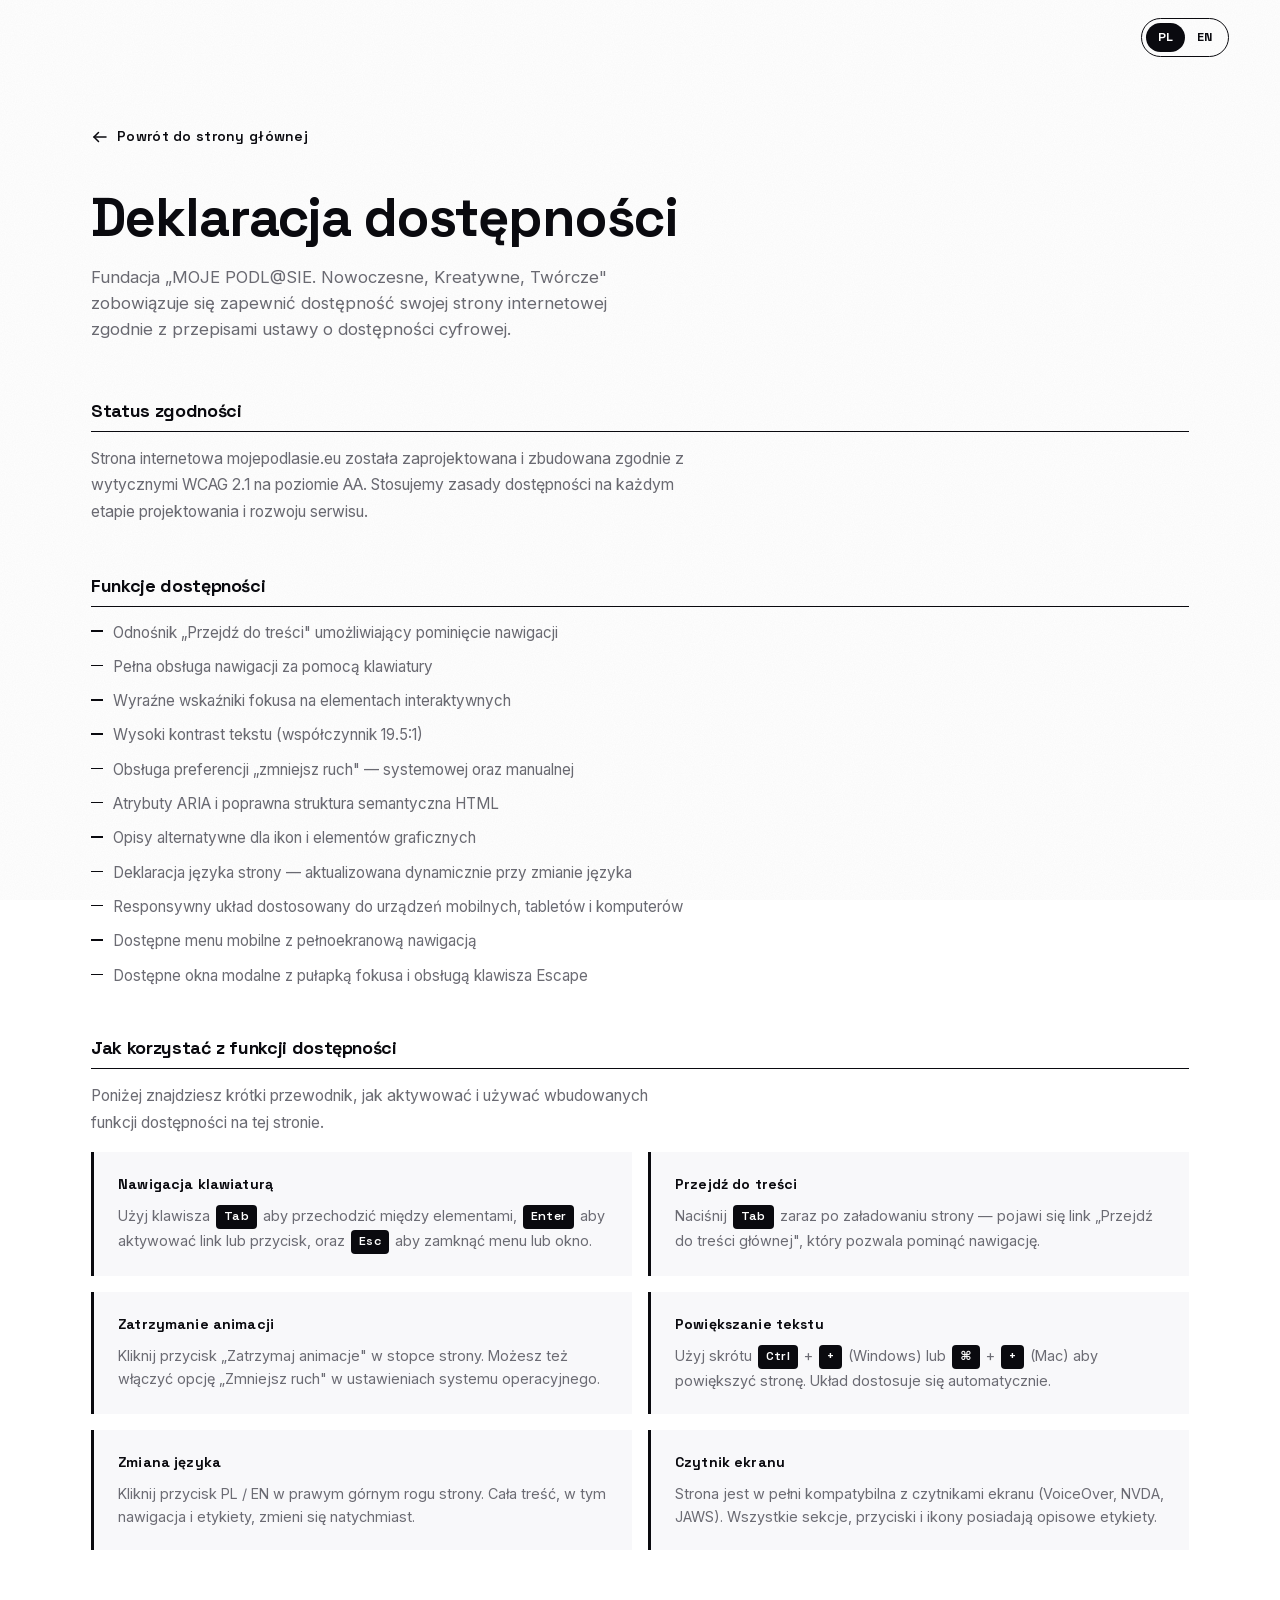
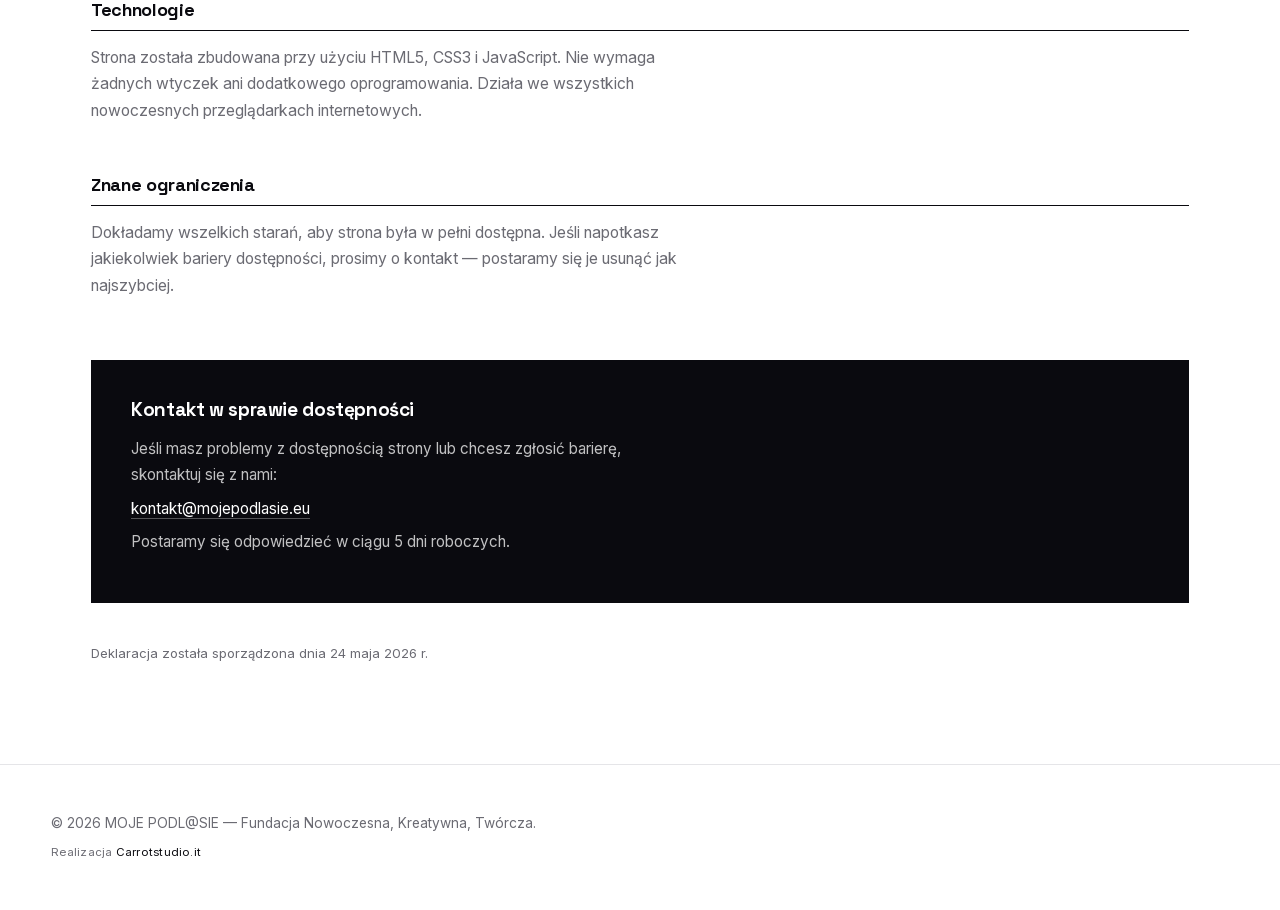
<file: dostepnosc.html>
<!DOCTYPE html>
<html lang="pl">
<head>
  <meta charset="UTF-8">
  <meta name="viewport" content="width=device-width, initial-scale=1.0">
  <meta name="description" content="Deklaracja dostępności — MOJE PODL@SIE">
  <title>Deklaracja dostępności — MOJE PODL@SIE</title>

  <link rel="icon" type="image/svg+xml" href="favicon.svg">
  <meta name="theme-color" content="#FFFFFF">

  <link rel="stylesheet" href="style.css">

  <style>
    .a11y-page {
      max-width: var(--content-max);
      margin: 0 auto;
      padding: clamp(120px, 14vh, 160px) var(--gutter) clamp(60px, 8vw, 100px);
    }
    .a11y-back {
      display: inline-flex;
      align-items: center;
      gap: 8px;
      font-family: var(--display);
      font-weight: 600;
      font-size: 0.88rem;
      letter-spacing: 0.02em;
      margin-bottom: 40px;
      color: var(--ink);
      transition: opacity 0.2s ease;
    }
    .a11y-back:hover { opacity: 0.5; }
    .a11y-back svg { width: 18px; height: 18px; }
    .a11y-title {
      font-family: var(--display);
      font-weight: 700;
      font-size: clamp(2rem, 4.5vw, 3.4rem);
      letter-spacing: -0.02em;
      line-height: 1.1;
      margin-bottom: 16px;
    }
    .a11y-subtitle {
      font-size: 1.05rem;
      color: var(--mute);
      max-width: 56ch;
      margin-bottom: clamp(40px, 5vw, 60px);
    }
    .a11y-section {
      margin-bottom: clamp(36px, 4vw, 52px);
    }
    .a11y-section h2 {
      font-family: var(--display);
      font-weight: 700;
      font-size: clamp(1.1rem, 1.4vw, 1.3rem);
      margin-bottom: 14px;
      padding-bottom: 10px;
      border-bottom: 1.5px solid var(--ink);
    }
    .a11y-section p {
      color: var(--mute);
      font-size: 0.98rem;
      line-height: 1.7;
      margin-bottom: 12px;
      max-width: 60ch;
    }
    .a11y-section ul {
      list-style: none;
      padding: 0;
      margin: 0 0 16px;
    }
    .a11y-section li {
      position: relative;
      padding-left: 22px;
      margin-bottom: 10px;
      color: var(--mute);
      font-size: 0.95rem;
      line-height: 1.6;
    }
    .a11y-section li::before {
      content: '';
      position: absolute;
      left: 0;
      top: 0.65em;
      width: 12px;
      height: 1.5px;
      background: var(--ink);
    }
    .a11y-howto {
      display: grid;
      grid-template-columns: 1fr 1fr;
      gap: 16px;
      margin: 16px 0 0;
    }
    @media (max-width: 680px) {
      .a11y-howto { grid-template-columns: 1fr; }
    }
    .howto-card {
      background: #F8F8FA;
      padding: 22px 24px;
      border-radius: 0;
      border-left: 3px solid var(--ink);
    }
    .howto-card .howto-label {
      font-family: var(--display);
      font-weight: 700;
      font-size: 0.88rem;
      letter-spacing: 0.01em;
      margin-bottom: 8px;
      color: var(--ink);
    }
    .howto-card .howto-desc {
      font-size: 0.9rem;
      color: var(--mute);
      line-height: 1.6;
    }
    .howto-card kbd {
      display: inline-block;
      background: var(--ink);
      color: var(--paper);
      padding: 2px 8px;
      border-radius: 4px;
      font-family: var(--display);
      font-size: 0.78rem;
      font-weight: 600;
      letter-spacing: 0.02em;
      margin: 0 2px;
      vertical-align: 1px;
    }
    .a11y-contact {
      background: var(--ink);
      color: var(--paper);
      padding: clamp(28px, 4vw, 40px);
      margin-top: clamp(40px, 5vw, 60px);
    }
    .a11y-contact h2 {
      font-family: var(--display);
      font-weight: 700;
      font-size: 1.2rem;
      margin-bottom: 16px;
      color: var(--paper);
      border: none;
      padding: 0;
    }
    .a11y-contact p {
      color: rgba(255,255,255,0.75);
      font-size: 0.95rem;
      line-height: 1.7;
      margin-bottom: 8px;
      max-width: 60ch;
    }
    .a11y-contact a {
      color: var(--paper);
      border-bottom: 1px solid rgba(255,255,255,0.3);
      transition: border-color 0.2s ease;
    }
    .a11y-contact a:hover { border-bottom-color: var(--paper); }
    .a11y-lang {
      position: fixed;
      top: 18px;
      right: var(--gutter);
      z-index: 100;
    }
    .a11y-date {
      font-size: 0.82rem;
      color: var(--mute);
      margin-top: 40px;
    }
  </style>
</head>

<body>

<!-- Language toggle -->
<div class="a11y-lang">
  <div class="lang-toggle" role="group" aria-label="Wybór języka">
    <button type="button" id="langPl" aria-pressed="true" aria-label="Polski">PL</button>
    <button type="button" id="langEn" aria-pressed="false" aria-label="English">EN</button>
  </div>
</div>

<main class="a11y-page">

  <a href="index.html" class="a11y-back">
    <svg viewBox="0 0 24 24" fill="none" stroke="currentColor" stroke-width="2" stroke-linecap="round" aria-hidden="true">
      <line x1="20" y1="12" x2="4" y2="12"/>
      <polyline points="10,6 4,12 10,18"/>
    </svg>
    <span data-i18n="back">Powrót do strony głównej</span>
  </a>

  <h1 class="a11y-title" data-i18n="title">Deklaracja dostępności</h1>
  <p class="a11y-subtitle" data-i18n="subtitle">Fundacja „MOJE PODL@SIE. Nowoczesne, Kreatywne, Twórcze" zobowiązuje się zapewnić dostępność swojej strony internetowej zgodnie z przepisami ustawy o dostępności cyfrowej.</p>

  <div class="a11y-section">
    <h2 data-i18n="status.title">Status zgodności</h2>
    <p data-i18n="status.body">Strona internetowa mojepodlasie.eu została zaprojektowana i zbudowana zgodnie z wytycznymi WCAG 2.1 na poziomie AA. Stosujemy zasady dostępności na każdym etapie projektowania i rozwoju serwisu.</p>
  </div>

  <div class="a11y-section">
    <h2 data-i18n="features.title">Funkcje dostępności</h2>
    <ul>
      <li data-i18n="f.skip">Odnośnik „Przejdź do treści" umożliwiający pominięcie nawigacji</li>
      <li data-i18n="f.keyboard">Pełna obsługa nawigacji za pomocą klawiatury</li>
      <li data-i18n="f.focus">Wyraźne wskaźniki fokusa na elementach interaktywnych</li>
      <li data-i18n="f.contrast">Wysoki kontrast tekstu (współczynnik 19.5:1)</li>
      <li data-i18n="f.motion">Obsługa preferencji „zmniejsz ruch" — systemowej oraz manualnej</li>
      <li data-i18n="f.aria">Atrybuty ARIA i poprawna struktura semantyczna HTML</li>
      <li data-i18n="f.icons">Opisy alternatywne dla ikon i elementów graficznych</li>
      <li data-i18n="f.lang">Deklaracja języka strony — aktualizowana dynamicznie przy zmianie języka</li>
      <li data-i18n="f.responsive">Responsywny układ dostosowany do urządzeń mobilnych, tabletów i komputerów</li>
      <li data-i18n="f.mobile">Dostępne menu mobilne z pełnoekranową nawigacją</li>
      <li data-i18n="f.modal">Dostępne okna modalne z pułapką fokusa i obsługą klawisza Escape</li>
    </ul>
  </div>

  <div class="a11y-section">
    <h2 data-i18n="howto.title">Jak korzystać z funkcji dostępności</h2>
    <p data-i18n="howto.intro">Poniżej znajdziesz krótki przewodnik, jak aktywować i używać wbudowanych funkcji dostępności na tej stronie.</p>
    <div class="a11y-howto">
      <div class="howto-card">
        <div class="howto-label" data-i18n="h.keyboard.title">Nawigacja klawiaturą</div>
        <div class="howto-desc" data-i18n="h.keyboard.desc">Użyj klawisza <kbd>Tab</kbd> aby przechodzić między elementami, <kbd>Enter</kbd> aby aktywować link lub przycisk, oraz <kbd>Esc</kbd> aby zamknąć menu lub okno.</div>
      </div>
      <div class="howto-card">
        <div class="howto-label" data-i18n="h.skip.title">Przejdź do treści</div>
        <div class="howto-desc" data-i18n="h.skip.desc">Naciśnij <kbd>Tab</kbd> zaraz po załadowaniu strony — pojawi się link „Przejdź do treści głównej", który pozwala pominąć nawigację.</div>
      </div>
      <div class="howto-card">
        <div class="howto-label" data-i18n="h.motion.title">Zatrzymanie animacji</div>
        <div class="howto-desc" data-i18n="h.motion.desc">Kliknij przycisk „Zatrzymaj animacje" w stopce strony. Możesz też włączyć opcję „Zmniejsz ruch" w ustawieniach systemu operacyjnego.</div>
      </div>
      <div class="howto-card">
        <div class="howto-label" data-i18n="h.zoom.title">Powiększanie tekstu</div>
        <div class="howto-desc" data-i18n="h.zoom.desc">Użyj skrótu <kbd>Ctrl</kbd> + <kbd>+</kbd> (Windows) lub <kbd>⌘</kbd> + <kbd>+</kbd> (Mac) aby powiększyć stronę. Układ dostosuje się automatycznie.</div>
      </div>
      <div class="howto-card">
        <div class="howto-label" data-i18n="h.lang.title">Zmiana języka</div>
        <div class="howto-desc" data-i18n="h.lang.desc">Kliknij przycisk PL / EN w prawym górnym rogu strony. Cała treść, w tym nawigacja i etykiety, zmieni się natychmiast.</div>
      </div>
      <div class="howto-card">
        <div class="howto-label" data-i18n="h.reader.title">Czytnik ekranu</div>
        <div class="howto-desc" data-i18n="h.reader.desc">Strona jest w pełni kompatybilna z czytnikami ekranu (VoiceOver, NVDA, JAWS). Wszystkie sekcje, przyciski i ikony posiadają opisowe etykiety.</div>
      </div>
    </div>
  </div>

  <div class="a11y-section">
    <h2 data-i18n="tech.title">Technologie</h2>
    <p data-i18n="tech.body">Strona została zbudowana przy użyciu HTML5, CSS3 i JavaScript. Nie wymaga żadnych wtyczek ani dodatkowego oprogramowania. Działa we wszystkich nowoczesnych przeglądarkach internetowych.</p>
  </div>

  <div class="a11y-section">
    <h2 data-i18n="limits.title">Znane ograniczenia</h2>
    <p data-i18n="limits.body">Dokładamy wszelkich starań, aby strona była w pełni dostępna. Jeśli napotkasz jakiekolwiek bariery dostępności, prosimy o kontakt — postaramy się je usunąć jak najszybciej.</p>
  </div>

  <div class="a11y-contact">
    <h2 data-i18n="contact.title">Kontakt w sprawie dostępności</h2>
    <p data-i18n="contact.body">Jeśli masz problemy z dostępnością strony lub chcesz zgłosić barierę, skontaktuj się z nami:</p>
    <p><a href="mailto:kontakt@mojepodlasie.eu">kontakt@mojepodlasie.eu</a></p>
    <p data-i18n="contact.response">Postaramy się odpowiedzieć w ciągu 5 dni roboczych.</p>
  </div>

  <p class="a11y-date" data-i18n="date">Deklaracja została sporządzona dnia 24 maja 2026 r.</p>

</main>

<footer role="contentinfo">
  <div class="footer-col footer-col-left">
    <span>© 2026 MOJE PODL@SIE — Fundacja Nowoczesna, Kreatywna, Twórcza.</span>
    <span class="footer-credit">Realizacja <a href="https://carrotstudio.it" target="_blank" rel="noopener noreferrer">Carrotstudio.it</a></span>
  </div>
</footer>

<script>
(function () {
  'use strict';

  const I18N = {
    pl: {
      'back': 'Powrót do strony głównej',
      'title': 'Deklaracja dostępności',
      'subtitle': 'Fundacja „MOJE PODL@SIE. Nowoczesne, Kreatywne, Twórcze" zobowiązuje się zapewnić dostępność swojej strony internetowej zgodnie z przepisami ustawy o dostępności cyfrowej.',
      'status.title': 'Status zgodności',
      'status.body': 'Strona internetowa mojepodlasie.eu została zaprojektowana i zbudowana zgodnie z wytycznymi WCAG 2.1 na poziomie AA. Stosujemy zasady dostępności na każdym etapie projektowania i rozwoju serwisu.',
      'features.title': 'Funkcje dostępności',
      'f.skip': 'Odnośnik „Przejdź do treści" umożliwiający pominięcie nawigacji',
      'f.keyboard': 'Pełna obsługa nawigacji za pomocą klawiatury',
      'f.focus': 'Wyraźne wskaźniki fokusa na elementach interaktywnych',
      'f.contrast': 'Wysoki kontrast tekstu (współczynnik 19.5:1)',
      'f.motion': 'Obsługa preferencji „zmniejsz ruch" — systemowej oraz manualnej',
      'f.aria': 'Atrybuty ARIA i poprawna struktura semantyczna HTML',
      'f.icons': 'Opisy alternatywne dla ikon i elementów graficznych',
      'f.lang': 'Deklaracja języka strony — aktualizowana dynamicznie przy zmianie języka',
      'f.responsive': 'Responsywny układ dostosowany do urządzeń mobilnych, tabletów i komputerów',
      'f.mobile': 'Dostępne menu mobilne z pełnoekranową nawigacją',
      'f.modal': 'Dostępne okna modalne z pułapką fokusa i obsługą klawisza Escape',
      'howto.title': 'Jak korzystać z funkcji dostępności',
      'howto.intro': 'Poniżej znajdziesz krótki przewodnik, jak aktywować i używać wbudowanych funkcji dostępności na tej stronie.',
      'h.keyboard.title': 'Nawigacja klawiaturą',
      'h.keyboard.desc': 'Użyj klawisza <kbd>Tab</kbd> aby przechodzić między elementami, <kbd>Enter</kbd> aby aktywować link lub przycisk, oraz <kbd>Esc</kbd> aby zamknąć menu lub okno.',
      'h.skip.title': 'Przejdź do treści',
      'h.skip.desc': 'Naciśnij <kbd>Tab</kbd> zaraz po załadowaniu strony — pojawi się link „Przejdź do treści głównej", który pozwala pominąć nawigację.',
      'h.motion.title': 'Zatrzymanie animacji',
      'h.motion.desc': 'Kliknij przycisk „Zatrzymaj animacje" w stopce strony. Możesz też włączyć opcję „Zmniejsz ruch" w ustawieniach systemu operacyjnego.',
      'h.zoom.title': 'Powiększanie tekstu',
      'h.zoom.desc': 'Użyj skrótu <kbd>Ctrl</kbd> + <kbd>+</kbd> (Windows) lub <kbd>⌘</kbd> + <kbd>+</kbd> (Mac) aby powiększyć stronę. Układ dostosuje się automatycznie.',
      'h.lang.title': 'Zmiana języka',
      'h.lang.desc': 'Kliknij przycisk PL / EN w prawym górnym rogu strony. Cała treść, w tym nawigacja i etykiety, zmieni się natychmiast.',
      'h.reader.title': 'Czytnik ekranu',
      'h.reader.desc': 'Strona jest w pełni kompatybilna z czytnikami ekranu (VoiceOver, NVDA, JAWS). Wszystkie sekcje, przyciski i ikony posiadają opisowe etykiety.',
      'tech.title': 'Technologie',
      'tech.body': 'Strona została zbudowana przy użyciu HTML5, CSS3 i JavaScript. Nie wymaga żadnych wtyczek ani dodatkowego oprogramowania. Działa we wszystkich nowoczesnych przeglądarkach internetowych.',
      'limits.title': 'Znane ograniczenia',
      'limits.body': 'Dokładamy wszelkich starań, aby strona była w pełni dostępna. Jeśli napotkasz jakiekolwiek bariery dostępności, prosimy o kontakt — postaramy się je usunąć jak najszybciej.',
      'contact.title': 'Kontakt w sprawie dostępności',
      'contact.body': 'Jeśli masz problemy z dostępnością strony lub chcesz zgłosić barierę, skontaktuj się z nami:',
      'contact.response': 'Postaramy się odpowiedzieć w ciągu 5 dni roboczych.',
      'date': 'Deklaracja została sporządzona dnia 24 maja 2026 r.'
    },
    en: {
      'back': 'Back to homepage',
      'title': 'Accessibility Statement',
      'subtitle': 'The Foundation "MOJE PODL@SIE. Modern, Creative, Original" is committed to ensuring the accessibility of its website in accordance with digital accessibility regulations.',
      'status.title': 'Compliance status',
      'status.body': 'The website mojepodlasie.eu has been designed and built following WCAG 2.1 Level AA accessibility guidelines. Accessibility principles are applied at every stage of design and development.',
      'features.title': 'Accessibility features',
      'f.skip': '"Skip to content" link allowing users to bypass navigation',
      'f.keyboard': 'Full keyboard navigation support',
      'f.focus': 'Visible focus indicators on all interactive elements',
      'f.contrast': 'High text contrast ratio (19.5:1)',
      'f.motion': '"Reduce motion" support — both system-level and manual toggle',
      'f.aria': 'ARIA attributes and proper semantic HTML structure',
      'f.icons': 'Descriptive labels for icons and graphic elements',
      'f.lang': 'Page language declaration — dynamically updated on language switch',
      'f.responsive': 'Responsive layout adapted for mobile, tablet and desktop',
      'f.mobile': 'Accessible mobile menu with fullscreen navigation',
      'f.modal': 'Accessible modal dialogs with focus trap and Escape key support',
      'howto.title': 'How to use accessibility features',
      'howto.intro': 'Below you will find a short guide on how to activate and use the built-in accessibility features on this website.',
      'h.keyboard.title': 'Keyboard navigation',
      'h.keyboard.desc': 'Use the <kbd>Tab</kbd> key to move between elements, <kbd>Enter</kbd> to activate a link or button, and <kbd>Esc</kbd> to close a menu or dialog.',
      'h.skip.title': 'Skip to content',
      'h.skip.desc': 'Press <kbd>Tab</kbd> right after the page loads — a "Skip to main content" link will appear, allowing you to bypass the navigation.',
      'h.motion.title': 'Stop animations',
      'h.motion.desc': 'Click the "Reduce motion" button in the website footer. You can also enable "Reduce motion" in your operating system settings.',
      'h.zoom.title': 'Zoom in',
      'h.zoom.desc': 'Use <kbd>Ctrl</kbd> + <kbd>+</kbd> (Windows) or <kbd>⌘</kbd> + <kbd>+</kbd> (Mac) to zoom in. The layout will adapt automatically.',
      'h.lang.title': 'Change language',
      'h.lang.desc': 'Click the PL / EN toggle in the top right corner. All content, including navigation and labels, will update instantly.',
      'h.reader.title': 'Screen reader',
      'h.reader.desc': 'The website is fully compatible with screen readers (VoiceOver, NVDA, JAWS). All sections, buttons and icons have descriptive labels.',
      'tech.title': 'Technologies',
      'tech.body': 'The website is built with HTML5, CSS3 and JavaScript. It does not require any plugins or additional software. It works in all modern web browsers.',
      'limits.title': 'Known limitations',
      'limits.body': 'We strive to make the website fully accessible. If you encounter any accessibility barriers, please contact us — we will do our best to address them as quickly as possible.',
      'contact.title': 'Accessibility contact',
      'contact.body': 'If you experience any accessibility issues or would like to report a barrier, please contact us:',
      'contact.response': 'We will do our best to respond within 5 business days.',
      'date': 'This statement was prepared on 24 May 2026.'
    }
  };

  let lang = 'pl';

  function apply() {
    const dict = I18N[lang];
    document.documentElement.lang = lang;
    document.querySelectorAll('[data-i18n]').forEach(el => {
      const key = el.getAttribute('data-i18n');
      if (!dict[key]) return;
      // howto descriptions need innerHTML for <kbd> tags
      if (el.classList.contains('howto-desc')) {
        el.innerHTML = dict[key];
      } else {
        el.textContent = dict[key];
      }
    });
    document.getElementById('langPl').setAttribute('aria-pressed', lang === 'pl' ? 'true' : 'false');
    document.getElementById('langEn').setAttribute('aria-pressed', lang === 'en' ? 'true' : 'false');
  }

  document.getElementById('langPl').addEventListener('click', () => { lang = 'pl'; apply(); });
  document.getElementById('langEn').addEventListener('click', () => { lang = 'en'; apply(); });
})();
</script>

</body>
</html>
</file>
<file: style.css>
/* ─────────────────────────────────────────────
       SELF-HOSTED FONTS
       ───────────────────────────────────────────── */
    /* Inter — latin-ext (Polish characters) */
    @font-face {
      font-family: 'Inter';
      font-style: normal;
      font-weight: 300 700;
      font-display: swap;
      src: url(fonts/inter-latin-ext.woff2) format('woff2');
      unicode-range: U+0100-02BA, U+02BD-02C5, U+02C7-02CC, U+02CE-02D7, U+02DD-02FF, U+0304, U+0308, U+0329, U+1D00-1DBF, U+1E00-1E9F, U+1EF2-1EFF, U+2020, U+20A0-20AB, U+20AD-20C0, U+2113, U+2C60-2C7F, U+A720-A7FF;
    }
    /* Inter — latin */
    @font-face {
      font-family: 'Inter';
      font-style: normal;
      font-weight: 300 700;
      font-display: swap;
      src: url(fonts/inter-latin.woff2) format('woff2');
      unicode-range: U+0000-00FF, U+0131, U+0152-0153, U+02BB-02BC, U+02C6, U+02DA, U+02DC, U+0304, U+0308, U+0329, U+2000-206F, U+20AC, U+2122, U+2191, U+2193, U+2212, U+2215, U+FEFF, U+FFFD;
    }
    /* Space Grotesk — latin-ext */
    @font-face {
      font-family: 'Space Grotesk';
      font-style: normal;
      font-weight: 500 700;
      font-display: swap;
      src: url(fonts/spacegrotesk-latin-ext.woff2) format('woff2');
      unicode-range: U+0100-02BA, U+02BD-02C5, U+02C7-02CC, U+02CE-02D7, U+02DD-02FF, U+0304, U+0308, U+0329, U+1D00-1DBF, U+1E00-1E9F, U+1EF2-1EFF, U+2020, U+20A0-20AB, U+20AD-20C0, U+2113, U+2C60-2C7F, U+A720-A7FF;
    }
    /* Space Grotesk — latin */
    @font-face {
      font-family: 'Space Grotesk';
      font-style: normal;
      font-weight: 500 700;
      font-display: swap;
      src: url(fonts/spacegrotesk-latin.woff2) format('woff2');
      unicode-range: U+0000-00FF, U+0131, U+0152-0153, U+02BB-02BC, U+02C6, U+02DA, U+02DC, U+0304, U+0308, U+0329, U+2000-206F, U+20AC, U+2122, U+2191, U+2193, U+2212, U+2215, U+FEFF, U+FFFD;
    }

    /* ─────────────────────────────────────────────
       RESET & TOKENS
       ───────────────────────────────────────────── */
    *, *::before, *::after { box-sizing: border-box; margin: 0; padding: 0; }

    :root {
      --ink: #0A0A0F;
      --paper: #FFFFFF;
      --mute: #6B6B73;
      --hair: #E5E5E8;
      --accent: #2563EB;
      --stroke: 2.2px;
      --content-max: 1200px;
      --gutter: clamp(20px, 4vw, 56px);
      --display: 'Space Grotesk', 'Inter', system-ui, sans-serif;
      --body: 'Inter', system-ui, -apple-system, sans-serif;
    }

    html { scroll-behavior: smooth; -webkit-text-size-adjust: 100%; }
    @media (prefers-reduced-motion: reduce) {
      html { scroll-behavior: auto; }
    }

    /* ── Animazioni disattivate (classe JS su <html> o OS preference) ── */
    html.reduce-motion *,
    html.reduce-motion *::before,
    html.reduce-motion *::after {
      animation-duration:        0.001ms !important;
      animation-iteration-count: 1       !important;
      transition-duration:       0.001ms !important;
    }
    html.reduce-motion { scroll-behavior: auto !important; }

    body {
      font-family: var(--body);
      color: var(--ink);
      background: var(--paper);
      line-height: 1.55;
      font-weight: 400;
      font-size: clamp(16px, 1.05vw, 18px);
      overflow-x: hidden;
      position: relative;
    }

    /* Subtle paper grain */
    body::before {
      content: '';
      position: fixed;
      inset: 0;
      pointer-events: none;
      z-index: 1;
      opacity: 0.045;
      mix-blend-mode: multiply;
      background-image: url("data:image/svg+xml;utf8,<svg xmlns='http://www.w3.org/2000/svg' width='240' height='240'><filter id='n'><feTurbulence type='fractalNoise' baseFrequency='0.9' numOctaves='2' stitchTiles='stitch'/><feColorMatrix values='0 0 0 0 0  0 0 0 0 0  0 0 0 0 0  0 0 0 0.6 0'/></filter><rect width='100%' height='100%' filter='url(%23n)'/></svg>");
    }

    img, svg { display: block; max-width: 100%; }

    /* ─────────────────────────────────────────────
       TYPOGRAPHY
       ───────────────────────────────────────────── */
    h1, h2, h3 { font-family: var(--display); font-weight: 700; letter-spacing: -0.02em; line-height: 1.05; }
    h1 { font-size: clamp(2.4rem, 6.5vw, 5.6rem); }
    h2 { font-size: clamp(1.8rem, 4vw, 3.4rem); }
    h3 { font-size: clamp(1.1rem, 1.4vw, 1.4rem); letter-spacing: -0.01em; }
    p  { max-width: 60ch; }

    a { color: inherit; text-decoration: none; }
    a:focus-visible, button:focus-visible, [tabindex]:not([tabindex="-1"]):focus-visible {
      outline: 2px solid var(--accent);
      outline-offset: 4px;
      border-radius: 2px;
    }

    /* ─────────────────────────────────────────────
       SKIP LINK
       ───────────────────────────────────────────── */
    .skip-link {
      position: fixed;
      top: -100px;
      left: 16px;
      background: var(--ink);
      color: var(--paper);
      padding: 12px 18px;
      z-index: 10000;
      font-weight: 600;
      transition: top 0.2s ease;
    }
    .skip-link:focus-visible { top: 16px; }

    /* ─────────────────────────────────────────────
       HEADER / NAV
       ───────────────────────────────────────────── */
    .site-header {
      position: fixed;
      top: 0; left: 0; right: 0;
      z-index: 100;
      padding: 18px var(--gutter);
      display: flex;
      align-items: center;
      justify-content: space-between;
      backdrop-filter: blur(8px);
      -webkit-backdrop-filter: blur(8px);
      background: rgba(255,255,255,0.72);
      border-bottom: 1px solid transparent;
      transition: border-color 0.3s ease, background 0.3s ease;
    }
    .site-header.scrolled { border-bottom-color: var(--hair); }
    .site-header.menu-open { z-index: 300; }

    .brand {
      font-family: var(--display);
      font-weight: 700;
      font-size: 0.95rem;
      letter-spacing: 0.04em;
      display: flex;
      align-items: center;
      gap: 10px;
    }
    .brand-mark {
      width: 26px; height: 26px;
      flex: none;
    }
    .brand-mark circle { fill: var(--ink); stroke: var(--ink); stroke-miterlimit: 10; }
    .brand-mark line { stroke: var(--ink); stroke-width: 14; stroke-miterlimit: 10; fill: none; }

    .nav-wrap { display: flex; align-items: center; gap: 28px; }
    .primary-nav {
      display: flex;
      gap: 26px;
      list-style: none;
      font-size: 0.92rem;
      font-weight: 500;
    }
    .primary-nav a {
      position: relative;
      padding: 4px 0;
      transition: color 0.2s ease;
    }
    .primary-nav a::after {
      content: '';
      position: absolute;
      left: 0; bottom: -2px;
      width: 0; height: 1.5px;
      background: var(--ink);
      transition: width 0.25s ease;
    }
    .primary-nav a:hover::after,
    .primary-nav a:focus-visible::after { width: 100%; }

    .lang-toggle {
      display: inline-flex;
      align-items: center;
      gap: 0;
      border: 1px solid var(--ink);
      border-radius: 999px;
      padding: 4px;
      font-family: var(--display);
      font-size: 0.78rem;
      font-weight: 700;
      letter-spacing: 0.05em;
    }
    .lang-toggle button {
      background: transparent;
      border: 0;
      cursor: pointer;
      padding: 5px 12px;
      border-radius: 999px;
      color: var(--ink);
      font: inherit;
      transition: background 0.2s ease, color 0.2s ease;
    }
    .lang-toggle button[aria-pressed="true"] {
      background: var(--ink);
      color: var(--paper);
    }

    /* ── Hamburger button (mobile only) ── */
    .burger {
      display: none;
      flex-direction: column;
      justify-content: center;
      gap: 5px;
      width: 36px;
      height: 36px;
      padding: 6px;
      background: transparent;
      border: 1.5px solid var(--ink);
      border-radius: 50%;
      cursor: pointer;
      flex: none;
      z-index: 201;
      transition: background 0.2s ease;
    }
    .burger:hover { background: var(--ink); }
    .burger:hover .burger-line { background: var(--paper); }
    .burger-line {
      display: block;
      width: 100%;
      height: 1.5px;
      background: var(--ink);
      border-radius: 1px;
      transition: transform 0.3s ease, opacity 0.3s ease;
    }
    /* X state */
    .burger[aria-expanded="true"] { background: var(--ink); }
    .burger[aria-expanded="true"] .burger-line { background: var(--paper); }
    .burger[aria-expanded="true"] .burger-line:nth-child(1) { transform: translateY(6.5px) rotate(45deg); }
    .burger[aria-expanded="true"] .burger-line:nth-child(2) { opacity: 0; }
    .burger[aria-expanded="true"] .burger-line:nth-child(3) { transform: translateY(-6.5px) rotate(-45deg); }

    /* ── Mobile nav overlay ── */
    .mobile-nav {
      position: fixed;
      inset: 0;
      z-index: 200;
      background: var(--paper);
      display: flex;
      flex-direction: column;
      align-items: center;
      justify-content: center;
      gap: 0;
      opacity: 0;
      pointer-events: none;
      transition: opacity 0.3s ease;
    }
    .mobile-nav.open { opacity: 1; pointer-events: auto; }
    .mobile-nav ul {
      list-style: none;
      text-align: center;
      padding: 0;
      margin: 0;
    }
    .mobile-nav li {
      opacity: 0;
      transform: translateY(16px);
    }
    .mobile-nav.open li {
      opacity: 1;
      transform: translateY(0);
      transition: opacity 0.35s ease, transform 0.35s ease;
    }
    .mobile-nav.open li:nth-child(1) { transition-delay: 0.05s; }
    .mobile-nav.open li:nth-child(2) { transition-delay: 0.1s; }
    .mobile-nav.open li:nth-child(3) { transition-delay: 0.15s; }
    .mobile-nav.open li:nth-child(4) { transition-delay: 0.2s; }
    .mobile-nav.open li:nth-child(5) { transition-delay: 0.25s; }
    .mobile-nav a {
      display: block;
      font-family: var(--display);
      font-weight: 700;
      font-size: clamp(1.6rem, 5vw, 2.2rem);
      letter-spacing: -0.02em;
      padding: 14px 0;
      color: var(--ink);
      transition: opacity 0.2s ease;
    }
    .mobile-nav a:hover { opacity: 0.5; }
    .mobile-nav .mobile-lang {
      margin-top: 32px;
      opacity: 0;
      transform: translateY(16px);
    }
    .mobile-nav.open .mobile-lang {
      opacity: 1;
      transform: translateY(0);
      transition: opacity 0.35s ease 0.3s, transform 0.35s ease 0.3s;
    }

    @media (max-width: 760px) {
      .primary-nav { display: none; }
      .burger { display: flex; }
    }

    @media (prefers-reduced-motion: reduce) {
      .mobile-nav { transition: none; }
      .mobile-nav li { transition: none; opacity: 1; transform: none; }
      .mobile-nav .mobile-lang { transition: none; opacity: 1; transform: none; }
      .burger-line { transition: none; }
    }

    /* ─────────────────────────────────────────────
       LAYOUT PRIMITIVES
       ───────────────────────────────────────────── */
    section {
      position: relative;
      padding: clamp(40px, 6vw, 80px) max(var(--gutter), calc((100% - var(--content-max)) / 2));
    }
    section.full {
      padding-left: 0;
      padding-right: 0;
    }
    .inner {
      max-width: var(--content-max);
      margin: 0 auto;
      padding: 0 var(--gutter);
    }

    .eyebrow {
      font-family: var(--display);
      font-weight: 700;
      font-size: 0.78rem;
      letter-spacing: 0.18em;
      text-transform: uppercase;
      color: var(--mute);
      margin-bottom: 24px;
      display: inline-flex;
      align-items: center;
      gap: 12px;
    }
    .eyebrow::before {
      content: '';
      width: 32px;
      height: 1.5px;
      background: var(--ink);
    }

    /* ─────────────────────────────────────────────
       LINE ART (static — no scroll-driven drawing)
       ───────────────────────────────────────────── */
    .line-art path,
    .line-art line,
    .line-art circle,
    .line-art polyline {
      fill: none;
      stroke: var(--ink);
      stroke-width: var(--stroke);
      stroke-linecap: round;
      stroke-linejoin: round;
    }

    /* ─────────────────────────────────────────────
       LOADER (intro)
       ───────────────────────────────────────────── */
    #loader {
      position: fixed;
      inset: 0;
      background: var(--paper);
      z-index: 9999;
      display: flex;
      align-items: center;
      justify-content: center;
      transition: opacity 0.7s ease;
    }
    #loader.done { opacity: 0; pointer-events: none; }

    .network-svg-wrapper {
      width: 100%;
      max-width: 720px;
      margin: 0 auto;
      background: transparent;
    }
    .network-svg {
      width: 100%;
      height: auto;
      display: block;
      overflow: visible;
    }
    .network-svg line {
      stroke: var(--ink) !important;
      fill: none !important;
      stroke-linecap: round;
      stroke-linejoin: round;
    }
    .network-svg circle {
      fill: var(--ink) !important;
      stroke: var(--ink) !important;
      transform-box: fill-box;
      transform-origin: center;
    }
    .network-svg.is-ready line { opacity: 1; }
    .network-svg.is-ready circle { opacity: 1; }

    @media (prefers-reduced-motion: reduce) {
      .network-svg line { stroke-dashoffset: 0 !important; opacity: 1 !important; }
      .network-svg circle { opacity: 1 !important; transform: scale(1) !important; }
    }

    /* ─────────────────────────────────────────────
       HERO
       ───────────────────────────────────────────── */
    .hero {
      position: relative;
      min-height: 100vh;
      display: grid;
      grid-template-columns: 1fr;
      align-items: center;
      padding-top: clamp(100px, 14vh, 140px);
      padding-bottom: clamp(30px, 4vw, 50px);
      overflow: hidden;
    }

    /* ── Hero content (text layer) ── */
    .hero-content {
      position: relative;
      z-index: 2;
      max-width: 820px;
      margin: 0 auto;
      padding: 0 var(--gutter);
      text-align: center;
    }

    .hero h1 .typed-cursor {
      display: inline-block;
      width: 0.06em;
      height: 0.95em;
      vertical-align: -0.1em;
      background: var(--ink);
      margin-left: 0.06em;
      animation: blink 0.9s steps(2, end) infinite;
    }
    @keyframes blink { 50% { opacity: 0; } }
    @media (prefers-reduced-motion: reduce) {
      .hero h1 .typed-cursor { animation: none; }
    }

    .hero-sub {
      margin-top: 28px;
      font-size: 1.05rem;
      color: var(--mute);
      max-width: 56ch;
      margin-left: auto;
      margin-right: auto;
    }

    .cta {
      display: inline-flex;
      align-items: center;
      gap: 14px;
      margin-top: 40px;
      padding: 16px 28px;
      border: 1.5px solid var(--ink);
      background: var(--paper);
      color: var(--ink);
      font-family: var(--display);
      font-weight: 700;
      font-size: 0.95rem;
      letter-spacing: 0.02em;
      cursor: pointer;
      border-radius: 999px;
      transition: transform 0.25s ease, background 0.25s ease, color 0.25s ease;
      will-change: transform;
    }
    .cta:hover { background: var(--ink); color: var(--paper); }
    .cta:hover .cta-arrow { transform: translateX(4px); }
    .cta-arrow {
      transition: transform 0.25s ease;
      width: 18px; height: 18px;
    }

    /* ── SVG fullscreen background layer ── */
    .svg-draw-container {
      position: absolute;
      inset: 0;
      z-index: 1;
      display: flex;
      align-items: center;
      justify-content: center;
      pointer-events: none;
      overflow: hidden;
    }
    .svg-draw {
      width: 100%;
      height: auto;
      min-height: 100%;
      display: block;
      overflow: visible;
    }
    .svg-draw-line {
      fill: none !important;
      stroke: var(--ink) !important;
      stroke-width: 14 !important;
      stroke-linecap: round;
      stroke-linejoin: round;
    }
    /* Hero SVG is a subtle background — low opacity */
    .hero .svg-draw-container .svg-draw-line {
      opacity: 0.12;
    }
    @media (prefers-reduced-motion: reduce) {
      .svg-draw-line {
        stroke-dasharray: none !important;
        stroke-dashoffset: 0 !important;
        transition: none !important;
      }
    }

    /* ── Hero decorative flowing curves ── */
    .hero-curves {
      position: absolute;
      inset: 0;
      z-index: 1;
      pointer-events: none;
      overflow: hidden;
    }
    .hero-curves svg {
      position: absolute;
      inset: 0;
      width: 100%;
      height: 100%;
    }
    .hero-curves path {
      fill: none;
      stroke: var(--ink);
      stroke-linecap: round;
      stroke-linejoin: round;
      opacity: 0.09;
    }

    /* ─────────────────────────────────────────────
       MANIFESTO
       ───────────────────────────────────────────── */
    .manifesto {
      text-align: center;
      padding-top: 0;
      padding-bottom: clamp(30px, 5vw, 70px);
    }
    .manifesto-intro {
      font-family: var(--body);
      font-weight: 400;
      font-size: clamp(1.05rem, 1.6vw, 1.35rem);
      line-height: 1.65;
      max-width: 44ch;
      margin: 0 auto clamp(28px, 4vw, 48px);
      color: var(--mute);
      opacity: 0;
      transform: translateY(28px);
      transition: opacity 0.9s cubic-bezier(.25,.46,.45,.94),
                  transform 0.9s cubic-bezier(.25,.46,.45,.94);
    }
    .manifesto-intro.in-view { opacity: 1; transform: translateY(0); }

    .manifesto-line {
      font-family: var(--display);
      font-weight: 700;
      font-size: clamp(2rem, 5.5vw, 4.6rem);
      letter-spacing: -0.025em;
      line-height: 1.05;
      max-width: 18ch;
      margin: 0 auto;
      position: relative;
      clip-path: inset(0 100% 0 0);
      transition: clip-path 1.1s cubic-bezier(.77,0,.175,1);
    }
    .manifesto-line.in-view { clip-path: inset(0 0% 0 0); }

    /* Large manifesto illustration — sits behind text if overlap */
    .manifesto-drawing {
      position: relative;
      z-index: 0;
      width: 100%;
      max-width: 1100px;
      margin: -30px auto 0;
      opacity: 0;
      transition: opacity 0.6s ease;
    }
    .manifesto-drawing.in-view { opacity: 1; }
    .manifesto .eyebrow,
    .manifesto-intro,
    .manifesto-line { position: relative; z-index: 1; }

    .manifesto-svg {
      width: 100%;
      height: auto;
      display: block;
      overflow: visible;
    }
    .manifesto-draw-path {
      fill: none;
      stroke: var(--ink);
      stroke-width: 14;
      stroke-linecap: round;
      stroke-linejoin: round;
    }
    @media (prefers-reduced-motion: reduce) {
      .manifesto-draw-path {
        stroke-dasharray: none !important;
        stroke-dashoffset: 0 !important;
        transition: none !important;
      }
    }

    /* Manifesto content block (who we are + what we do) */
    .manifesto-content {
      display: grid;
      grid-template-columns: 1fr 1fr;
      gap: clamp(40px, 6vw, 80px);
      max-width: var(--content-max);
      margin: clamp(-10px, -2vw, 0px) auto 0;
      padding: 0 var(--gutter);
      text-align: left;
    }
    @media (max-width: 880px) {
      .manifesto-content { grid-template-columns: 1fr; gap: 48px; }
    }

    .manifesto-about,
    .manifesto-work {
      opacity: 0;
      transform: translateY(32px);
      transition: opacity 0.8s cubic-bezier(.25,.46,.45,.94),
                  transform 0.8s cubic-bezier(.25,.46,.45,.94);
    }
    .manifesto-about.in-view,
    .manifesto-work.in-view { opacity: 1; transform: translateY(0); }

    .manifesto-about p {
      color: var(--mute);
      line-height: 1.7;
      max-width: 52ch;
    }
    .manifesto-about p strong {
      color: var(--ink);
      font-weight: 600;
    }

    .manifesto-work-label {
      font-family: var(--display);
      font-weight: 700;
      font-size: 0.78rem;
      letter-spacing: 0.18em;
      text-transform: uppercase;
      color: var(--mute);
      margin-bottom: 24px;
      display: inline-flex;
      align-items: center;
      gap: 12px;
    }
    .manifesto-work-label::before {
      content: '';
      display: inline-block;
      width: 32px;
      height: 1.5px;
      background: var(--ink);
      flex-shrink: 0;
    }

    .manifesto-bold-statement {
      font-family: var(--display);
      font-weight: 700;
      font-size: clamp(1.5rem, 3vw, 2.4rem);
      letter-spacing: -0.02em;
      line-height: 1.1;
      margin-bottom: 24px;
      clip-path: inset(0 100% 0 0);
      transition: clip-path 0.9s cubic-bezier(.77,0,.175,1);
    }
    .manifesto-bold-statement.in-view {
      clip-path: inset(0 0% 0 0);
    }

    .manifesto-through {
      color: var(--mute);
      font-size: 0.95rem;
      margin-bottom: 16px;
    }

    .manifesto-bullets {
      list-style: none;
      padding: 0;
    }
    .manifesto-bullets li {
      position: relative;
      padding-left: 24px;
      margin-bottom: 14px;
      font-weight: 500;
      color: var(--ink);
      opacity: 0;
      transform: translateX(-16px);
      transition: opacity 0.5s ease, transform 0.5s ease;
    }
    .manifesto-bullets li.in-view { opacity: 1; transform: translateX(0); }
    .manifesto-bullets li::before {
      content: '';
      position: absolute;
      left: 0;
      top: 0.65em;
      width: 12px;
      height: 2.2px;
      background: var(--ink);
    }

    /* reduced-motion: skip all manifesto entrance effects */
    @media (prefers-reduced-motion: reduce) {
      .manifesto-about,
      .manifesto-work,
      .manifesto-bold-statement,
      .manifesto-bullets li,
      .manifesto-intro,
      .manifesto-line {
        opacity: 1 !important;
        transform: none !important;
        clip-path: none !important;
        transition: none !important;
      }
    }

    /* ─────────────────────────────────────────────
       ABOUT
       ───────────────────────────────────────────── */
    /* About intro: "who we are" block */
    .about-intro {
      display: grid;
      grid-template-columns: 1fr 1fr;
      gap: clamp(32px, 5vw, 72px);
      margin-top: 40px;
      margin-bottom: clamp(24px, 3.5vw, 40px);
      align-items: start;
    }
    @media (max-width: 880px) {
      .about-intro { grid-template-columns: 1fr; gap: 32px; }
    }
    .about-intro-text {
      color: var(--mute);
      line-height: 1.7;
      font-size: clamp(1rem, 1.2vw, 1.15rem);
      max-width: 50ch;
      opacity: 0;
      transform: translateY(24px);
      transition: opacity 0.8s ease, transform 0.8s ease;
    }
    .about-intro-text.in-view { opacity: 1; transform: translateY(0); }

    .about-bold-wrap {
      opacity: 0;
      transform: translateY(24px);
      transition: opacity 0.8s ease 0.2s, transform 0.8s ease 0.2s;
    }
    .about-bold-wrap.in-view { opacity: 1; transform: translateY(0); }

    .about-bold {
      font-family: var(--display);
      font-weight: 700;
      font-size: clamp(1.4rem, 2.6vw, 2.2rem);
      letter-spacing: -0.02em;
      line-height: 1.15;
      clip-path: inset(0 100% 0 0);
      transition: clip-path 1s cubic-bezier(.77,0,.175,1) 0.5s;
    }
    .about-bold-wrap.in-view .about-bold {
      clip-path: inset(0 0% 0 0);
    }

    /* Why-it-matters bullets */
    .about-why-list {
      list-style: none;
      padding: 0;
      margin-top: 10px;
    }
    .about-why-list li {
      position: relative;
      padding-left: 20px;
      margin-bottom: 8px;
      color: var(--mute);
      font-size: 0.93rem;
      line-height: 1.55;
    }
    .about-why-list li::before {
      content: '';
      position: absolute;
      left: 0;
      top: 0.65em;
      width: 10px;
      height: 1.5px;
      background: var(--ink);
    }

    @media (prefers-reduced-motion: reduce) {
      .about-intro-text,
      .about-bold-wrap,
      .about-bold {
        opacity: 1 !important;
        transform: none !important;
        clip-path: none !important;
        transition: none !important;
      }
    }

    .about-grid {
      display: grid;
      grid-template-columns: repeat(3, 1fr);
      column-gap: clamp(24px, 4vw, 56px);
      row-gap: clamp(24px, 3vw, 40px);
      margin-top: 0;
    }
    @media (max-width: 880px) {
      .about-grid {
        grid-template-columns: 1fr;
      }
      /* Mobile: 3 cards first (Misja, Wizja, Dlaczego), then 2 stats below.
         The illustration is hidden — too dense on small screens. */
      .about-grid > article:nth-of-type(1) { order: 1; }
      .about-grid > article:nth-of-type(2) { order: 2; }
      .about-grid > article:nth-of-type(3) { order: 3; }
      .about-grid .card-stat:nth-child(1)  { order: 4; }
      .about-grid .card-stat:nth-child(2)  { order: 5; }
      .about-grid .about-drawing            { display: none; }

      /* Icon moves to the right of the heading on mobile;
         body text (paragraph or list) spans full width below. */
      .about-card {
        display: grid;
        grid-template-columns: 1fr auto;
        grid-template-areas:
          "title icon"
          "body  body";
        column-gap: 18px;
        align-items: center;
      }
      .about-card .about-icon {
        grid-area: icon;
        margin-bottom: 0;
        width: 44px;
        height: 44px;
        flex-shrink: 0;
      }
      .about-card h3 {
        grid-area: title;
        margin-bottom: 0;
      }
      .about-card p,
      .about-card .about-why-list {
        grid-area: body;
        margin-top: 14px;
      }
    }

    .about-card {
      border-top: 1.5px solid var(--ink);
      padding-top: 24px;
    }

    /* Stat blocks sitting above their respective cards */
    .card-stat {
      align-self: end;
      padding-bottom: 0;
    }
    .card-stat .stat-num {
      font-family: var(--display);
      font-weight: 700;
      font-size: clamp(3rem, 8vw, 5rem);
      letter-spacing: -0.04em;
      line-height: 1;
    }
    .card-stat .stat-num .unit { font-size: 0.5em; vertical-align: 0.3em; margin-left: 4px; }
    .card-stat .stat-label {
      margin-top: 10px;
      color: var(--mute);
      max-width: 28ch;
      font-size: 0.93rem;
    }
    /* SVG drawing above "Why it matters" */
    .about-drawing {
      align-self: end;
      width: 100%;
      overflow: visible;
      opacity: 0;
      transition: opacity 0.8s ease;
    }
    .about-drawing.in-view { opacity: 1; }
    .about-draw-svg {
      width: 100%;
      height: auto;
      display: block;
      overflow: visible;
    }
    .about-draw-path {
      fill: none;
      stroke: var(--ink);
      stroke-width: 14;
      stroke-linecap: round;
      stroke-linejoin: round;
    }

    .about-icon {
      width: 56px;
      height: 56px;
      margin-bottom: 20px;
    }
    .about-icon path,
    .about-icon line,
    .about-icon circle,
    .about-icon polyline { transition: transform 0.4s ease; transform-origin: center; transform-box: fill-box; }
    .about-card:hover .about-icon circle { transform: scale(1.08); }

    .about-card h3 { margin-bottom: 10px; font-family: var(--display); }
    .about-card p { color: var(--mute); font-size: 0.98rem; }

    .stat-num {
      font-family: var(--display);
      font-weight: 700;
      font-size: clamp(3rem, 8vw, 6rem);
      letter-spacing: -0.04em;
      line-height: 1;
    }
    .stat-num .unit { font-size: 0.5em; vertical-align: 0.3em; margin-left: 4px; }
    .stat-label {
      margin-top: 12px;
      color: var(--mute);
      max-width: 32ch;
      font-size: 0.98rem;
    }

    /* ─────────────────────────────────────────────
       AREAS
       ───────────────────────────────────────────── */
    .areas-header {
      display: flex;
      align-items: center;
      gap: clamp(28px, 4vw, 56px);
      margin-bottom: 0;
    }
    .areas-header .areas-text {
      order: -1;
    }
    .areas-header .areas-illu {
      flex: 0 0 auto;
      width: clamp(280px, 42vw, 540px);
    }
    .areas-header .areas-illu svg {
      width: 100%;
      height: auto;
      display: block;
      overflow: visible;
    }
    .areas-header .areas-illu svg path,
    .areas-header .areas-illu svg polygon,
    .areas-header .areas-illu svg line,
    .areas-header .areas-illu svg circle,
    .areas-header .areas-illu svg polyline {
      fill: none !important;
      stroke: var(--ink) !important;
      stroke-width: 1.2 !important;
      stroke-linecap: round !important;
      stroke-linejoin: round !important;
      stroke-miterlimit: 10 !important;
      vector-effect: non-scaling-stroke;
    }
    .areas-header .areas-text {
      flex: 1 1 auto;
    }
    @media (max-width: 680px) {
      .areas-header {
        flex-direction: column;
        align-items: flex-start;
      }
      .areas-header .areas-illu {
        width: 70%;
        max-width: 280px;
        align-self: center;
      }
    }

    .areas-grid {
      margin-top: 56px;
      display: grid;
      grid-template-columns: repeat(5, 1fr);
      border-top: 1.5px solid var(--ink);
      border-bottom: 1.5px solid var(--ink);
    }
    @media (max-width: 980px) {
      .areas-grid { grid-template-columns: repeat(2, 1fr); }
    }
    @media (max-width: 520px) {
      .areas-grid { grid-template-columns: 1fr; }
    }

    .area {
      padding: clamp(24px, 3vw, 40px) clamp(18px, 2vw, 28px);
      border-right: 1px solid var(--hair);
      transition: background 0.3s ease;
      cursor: default;
    }
    .areas-grid .area:last-child { border-right: 0; }
    @media (max-width: 980px) {
      .area:nth-child(2n) { border-right: 0; }
      .area { border-bottom: 1px solid var(--hair); }
      .area:nth-last-child(-n+2) { border-bottom: 0; }
    }
    @media (max-width: 520px) {
      .area { border-right: 0; border-bottom: 1px solid var(--hair); }
      .area:last-child { border-bottom: 0; }
    }
    .area:hover { background: #FAFAFB; }
    .area svg { width: 48px; height: 48px; margin-bottom: 22px; }
    .area svg path,
    .area svg line,
    .area svg circle,
    .area svg polyline { transition: transform 0.5s cubic-bezier(.65,.05,.36,1); transform-origin: center; transform-box: fill-box; }
    .area:hover svg path,
    .area:hover svg circle,
    .area:hover svg line,
    .area:hover svg polyline { transform: rotate(-6deg); }
    .area h3 { margin-bottom: 8px; font-size: 1.08rem; }
    .area p { color: var(--mute); font-size: 0.92rem; }

    @media (prefers-reduced-motion: reduce) {
      .area:hover svg path,
      .area:hover svg circle,
      .area:hover svg line,
      .area:hover svg polyline { transform: none; }
    }

    /* ─────────────────────────────────────────────
       TIMELINE  (S-curve roadmap — GSAP driven)
       ───────────────────────────────────────────── */
    .timeline-section { padding-bottom: 0; }
    #strategy { padding-top: clamp(20px, 2.5vw, 32px); padding-bottom: clamp(20px, 2.5vw, 32px); }
    .timeline-section .inner { padding-bottom: 0; }
    .timeline-sub {
      color: var(--mute);
      font-size: clamp(0.95rem, 1.1vw, 1.1rem);
      max-width: 52ch;
      margin-top: 18px;
      line-height: 1.6;
    }

    /* Roadmap wrapper */
    .tl-wrap {
      position: relative;
      margin-top: 56px;
      padding: 80px 24px 52px;
      max-width: 1000px;
      margin-left: auto;
      margin-right: auto;
    }

    /* S-curve SVG */
    .tl-wrap svg {
      position: absolute;
      top: 0; left: 0;
      width: 100%; height: 100%;
      pointer-events: none;
      z-index: 1;
    }
    .tl-wrap svg path {
      fill: none;
      stroke: var(--ink);
      stroke-width: 2.5;
      stroke-linecap: round;
      stroke-linejoin: round;
    }

    /* Year marker */
    .tl-year {
      position: relative;
      z-index: 3;
      text-align: center;
      margin: 80px 0 48px;
      clear: both;
    }
    .tl-year:first-child { margin-top: 0; }
    .tl-year span {
      display: inline-block;
      font-family: var(--display);
      font-weight: 700;
      font-size: clamp(2rem, 6vw, 3.5rem);
      letter-spacing: 0.06em;
      padding: 16px 40px;
      position: relative;
      z-index: 3;
      background: rgba(255,255,255,.85);
      backdrop-filter: blur(20px) saturate(180%);
      -webkit-backdrop-filter: blur(20px) saturate(180%);
      border-radius: 20px;
    }

    /* Clearfix */
    .tl-entries::after { content: ''; display: table; clear: both; }

    /* Entry (project card) */
    .tl-entry {
      position: relative;
      width: 50%;
      padding: 0 40px;
      margin-bottom: 80px;
      z-index: 2;
    }
    .tl-entry.tl-left {
      float: left;
      text-align: right;
      padding-right: 64px;
      clear: both;
    }
    .tl-entry.tl-right {
      float: right;
      text-align: left;
      padding-left: 64px;
      clear: both;
    }

    /* Dot on the centre spine */
    .tl-dot {
      position: absolute;
      top: 7px;
      width: 14px;
      height: 14px;
      background: var(--ink);
      border-radius: 50%;
      z-index: 4;
      transform-origin: center center;
      will-change: transform;
    }
    .tl-entry.tl-left .tl-dot  { right: auto; left: calc(100% - 7px); }
    .tl-entry.tl-right .tl-dot { left: -7px; }

    /* Card typography */
    .tl-entry h3 {
      font-size: 13px;
      font-weight: 700;
      letter-spacing: 0.04em;
      text-transform: uppercase;
      line-height: 1.4;
      margin-bottom: 8px;
    }
    .tl-funder {
      font-size: 12px;
      color: var(--mute);
      margin-bottom: 4px;
      line-height: 1.5;
    }
    .tl-amount {
      font-size: 13px;
      font-weight: 600;
    }

    /* Closing statement */
    .tl-cta {
      text-align: center;
      margin-top: clamp(20px, 2.5vw, 32px);
      padding: 0 var(--gutter);
    }
    .tl-cta p {
      font-family: var(--display);
      font-weight: 700;
      font-size: clamp(1.4rem, 3vw, 2.6rem);
      letter-spacing: -0.02em;
      line-height: 1.1;
      max-width: none;
      display: inline-block;
      clip-path: inset(0 100% 0 0);
      transition: clip-path 0.8s cubic-bezier(.77,0,.18,1);
    }
    .tl-cta.in-view p {
      clip-path: inset(0 0% 0 0);
    }

    /* ── Mobile ── */
    @media (max-width: 700px) {
      .tl-entry,
      .tl-entry.tl-left,
      .tl-entry.tl-right {
        width: 100%;
        float: none !important;
        text-align: left !important;
        padding: 0 0 0 52px !important;
        clear: both;
      }
      .tl-dot,
      .tl-entry.tl-left .tl-dot,
      .tl-entry.tl-right .tl-dot {
        left: 18px !important;
        right: auto !important;
      }
      .tl-year { text-align: left; padding-left: 52px; }
      .tl-year span { padding: 0 12px 0 0; }
    }

    /* Reduced motion */
    @media (prefers-reduced-motion: reduce) {
      .tl-year span { opacity: 1 !important; transform: none !important; }
      .tl-entry h3, .tl-entry .tl-funder, .tl-entry .tl-amount {
        opacity: 1 !important; transform: none !important;
      }
      .tl-dot { transform: none !important; }
      .tl-cta p { clip-path: none; transition: none; }
    }

    /* ─────────────────────────────────────────────
       APPROACH (ex-Strategy)
       ───────────────────────────────────────────── */
    .approach-drawing {
      width: 100%;
      max-width: 1100px;
      margin: clamp(20px, 2.5vw, 32px) auto 24px;
      background: transparent;
    }
    .approach-drawing .svg-draw { width: 100%; height: auto; display: block; overflow: visible; }
    .approach-drawing .svg-draw-line {
      fill: none !important;
      stroke: var(--ink) !important;
      stroke-width: 14 !important;
      stroke-linecap: round;
      stroke-linejoin: round;
    }

    .approach-sub {
      color: var(--mute);
      font-size: clamp(1rem, 1.2vw, 1.2rem);
      max-width: 52ch;
      margin-top: 18px;
      line-height: 1.6;
    }
    .approach-block {
      margin-top: 56px;
      display: grid;
      grid-template-columns: 1fr 1fr;
      gap: clamp(28px, 5vw, 80px);
    }
    @media (max-width: 760px) { .approach-block { grid-template-columns: 1fr; } }

    .approach-model h3,
    .approach-innovation h3 {
      font-family: var(--display);
      font-size: 1.3rem;
      margin-bottom: 22px;
      padding-bottom: 14px;
      border-bottom: 1.5px solid var(--ink);
    }

    .model-steps {
      list-style: none;
      counter-reset: step;
    }
    .model-steps li {
      counter-increment: step;
      padding: 14px 0;
      display: flex;
      gap: 16px;
      align-items: baseline;
      font-size: 1rem;
      font-weight: 500;
      border-bottom: 1px solid var(--hair);
    }
    .model-steps li::before {
      content: counter(step);
      font-family: var(--display);
      font-weight: 700;
      font-size: 0.8rem;
      width: 26px;
      height: 26px;
      display: flex;
      align-items: center;
      justify-content: center;
      border: 1.5px solid var(--ink);
      border-radius: 50%;
      flex: none;
    }

    .approach-innovation p {
      color: var(--mute);
      font-size: clamp(1rem, 1.15vw, 1.15rem);
      line-height: 1.6;
    }

    /* ─────────────────────────────────────────────
       DOCUMENTS
       ───────────────────────────────────────────── */
    #docs {
      background: var(--paper);
      color: var(--ink);
      padding-top: 0;
    }
    .docs-inner {
      max-width: var(--content-max);
      margin: 0 auto;
      padding: clamp(40px, 6vw, 80px) var(--gutter);
    }
    .docs-header {
      display: flex;
      align-items: center;
      gap: clamp(28px, 4vw, 56px);
    }
    .docs-header .docs-text { flex: 1 1 auto; }
    .docs-header .docs-illu {
      flex: 0 0 auto;
      width: clamp(260px, 34vw, 480px);
    }
    .docs-header .docs-illu svg {
      width: 100%;
      height: auto;
      display: block;
      overflow: visible;
    }
    .docs-header .docs-illu svg path,
    .docs-header .docs-illu svg line,
    .docs-header .docs-illu svg polyline,
    .docs-header .docs-illu svg polygon,
    .docs-header .docs-illu svg circle {
      fill: none !important;
      stroke: var(--ink) !important;
      stroke-width: 2 !important;
      stroke-linecap: round !important;
      stroke-linejoin: round !important;
      stroke-miterlimit: 10 !important;
    }
    @media (max-width: 680px) {
      .docs-header { flex-direction: column; align-items: flex-start; }
      .docs-header .docs-illu {
        width: 60%;
        max-width: 220px;
        align-self: center;
      }
    }
    #docs .eyebrow { color: var(--mute); }
    #docs .eyebrow::before { background: var(--ink); }
    .docs-list {
      margin-top: 56px;
      list-style: none;
      border-top: 1.5px solid var(--ink);
    }
    .docs-list li { border-bottom: 1px solid var(--hair); }
    .doc-link {
      display: flex;
      align-items: center;
      justify-content: space-between;
      gap: 24px;
      width: 100%;
      padding: 26px 0;
      background: transparent;
      border: 0;
      cursor: pointer;
      font: inherit;
      color: inherit;
      text-align: left;
      transition: padding 0.3s ease;
    }
    .doc-link:hover { padding-left: 12px; }
    .doc-link:hover .doc-arrow { transform: translateX(6px); }
    .doc-title { font-family: var(--display); font-weight: 600; font-size: 1.1rem; }
    .doc-meta { color: var(--mute); font-size: 0.88rem; margin-top: 4px; }
    .doc-arrow { width: 22px; height: 22px; flex: none; transition: transform 0.3s ease; }

    /* Modal */
    .modal-backdrop {
      position: fixed;
      inset: 0;
      background: rgba(10,10,15,0.55);
      backdrop-filter: blur(4px);
      -webkit-backdrop-filter: blur(4px);
      display: flex;
      align-items: center;
      justify-content: center;
      padding: 24px;
      z-index: 1000;
      opacity: 0;
      pointer-events: none;
      transition: opacity 0.25s ease;
    }
    .modal-backdrop.open { opacity: 1; pointer-events: auto; }
    .modal {
      background: var(--paper);
      border: 1.5px solid var(--ink);
      max-width: 640px;
      width: 100%;
      padding: clamp(28px, 4vw, 48px);
      transform: translateY(20px);
      transition: transform 0.3s ease;
    }
    .modal-backdrop.open .modal { transform: translateY(0); }
    .modal h3 { margin-bottom: 16px; }
    .modal p { color: var(--mute); margin-bottom: 12px; }
    .modal-close {
      position: absolute;
      top: 18px; right: 18px;
      width: 36px; height: 36px;
      border: 1.5px solid var(--ink);
      background: var(--paper);
      cursor: pointer;
      border-radius: 50%;
      display: flex;
      align-items: center;
      justify-content: center;
      transition: background 0.2s ease, color 0.2s ease;
    }
    .modal-close:hover { background: var(--ink); color: var(--paper); }

    /* ─────────────────────────────────────────────
       PARTNERSHIPS — line explosion
       ───────────────────────────────────────────── */
    #partners {
      background: var(--paper);
      padding: 0;
      overflow: hidden;
      position: relative;
    }
    .partners-inner {
      max-width: var(--content-max);
      margin: 0 auto;
      padding: clamp(40px, 6vw, 80px) var(--gutter);
      position: relative;
      z-index: 2;
    }

    /* ── Decorative lines from edges ── */
    .plines-canvas {
      position: absolute;
      inset: 0;
      pointer-events: none;
      z-index: 1;
      overflow: hidden;
    }
    .pline {
      position: absolute;
      height: 0;
      background: var(--ink);
      will-change: transform;
    }
    /* from-left lines */
    .pline.fl { left: 0; transform: scaleX(0); transform-origin: left center; }
    /* from-right lines */
    .pline.fr { right: 0; transform: scaleX(0); transform-origin: right center; }
    .plines-canvas.active .pline {
      transform: scaleX(1);
    }
    /* stagger */
    .pline.d0 { transition: transform 1.1s cubic-bezier(0.22, 1, 0.36, 1) 0s; }
    .pline.d1 { transition: transform 1.1s cubic-bezier(0.22, 1, 0.36, 1) 0.08s; }
    .pline.d3 { transition: transform 1.1s cubic-bezier(0.22, 1, 0.36, 1) 0.24s; }
    .pline.d4 { transition: transform 1.1s cubic-bezier(0.22, 1, 0.36, 1) 0.32s; }
    .pline.d6 { transition: transform 1.1s cubic-bezier(0.22, 1, 0.36, 1) 0.48s; }
    .pline.d7 { transition: transform 1.1s cubic-bezier(0.22, 1, 0.36, 1) 0.56s; }

    /* thickness helpers */
    .pline.t1 { height: 1px; }
    .pline.t2 { height: 2px; }
    .pline.t3 { height: 3px; }
    .pline.t5 { height: 5px; }
    .pline.t8 { height: 8px; }

    @media (max-width: 760px) {
      .pline.d6, .pline.d7 { display: none; }
    }

    .partner-grid {
      margin-top: 56px;
      display: grid;
      grid-template-columns: 1fr 1fr;
      gap: clamp(32px, 5vw, 80px);
      position: relative;
      z-index: 2;
    }
    @media (max-width: 760px) { .partner-grid { grid-template-columns: 1fr; } }

    .partner-col { padding: 0; }
    .partner-col h3 {
      font-family: var(--display);
      font-size: clamp(0.7rem, 1vw, 0.85rem);
      letter-spacing: 0.18em;
      text-transform: uppercase;
      color: var(--mute);
      margin-bottom: 28px;
      font-weight: 700;
    }
    .partner-col ul { list-style: none; }
    .partner-col li {
      padding: 0;
      display: block;
      color: var(--ink);
      font-family: var(--display);
      font-weight: 700;
      font-size: clamp(1.5rem, 3.2vw, 2.8rem);
      letter-spacing: -0.03em;
      line-height: 1.1;
      margin-bottom: clamp(14px, 2vw, 24px);
      opacity: 0;
      transform: translateY(24px);
      transition: opacity 0.6s ease, transform 0.6s ease;
    }
    .partner-col li.revealed {
      opacity: 1;
      transform: translateY(0);
    }
    .partner-col li span.li-num {
      display: inline-block;
      font-size: 0.38em;
      font-weight: 500;
      opacity: 0.25;
      vertical-align: super;
      margin-right: 6px;
      letter-spacing: 0;
    }

    /* ── Giant closing statement ── */
    .partner-closing {
      margin-top: clamp(28px, 4vw, 50px);
      padding-top: clamp(16px, 2vw, 24px);
      border-top: none;
      position: relative;
      z-index: 2;
    }
    @media (max-width: 760px) {
      .partner-closing {
        padding-bottom: clamp(28px, 4vw, 50px);
        border-bottom: 1.5px solid var(--ink);
      }
    }
    .partner-closing h3 {
      font-family: var(--display);
      font-size: clamp(0.7rem, 1vw, 0.85rem);
      letter-spacing: 0.18em;
      text-transform: uppercase;
      color: var(--mute);
      margin-bottom: 20px;
      font-weight: 700;
    }
    .partner-closing p {
      font-family: var(--display);
      font-weight: 700;
      font-size: clamp(1.8rem, 4.5vw, 4rem);
      letter-spacing: -0.03em;
      line-height: 1.05;
      max-width: none;
      color: var(--ink);
    }

    /* ─────────────────────────────────────────────
       CONTACT
       ───────────────────────────────────────────── */
    .contact-section {
      padding-top: clamp(40px, 6vw, 80px);
      padding-bottom: clamp(40px, 6vw, 80px);
    }
    .contact-header {
      display: flex;
      align-items: center;
      gap: clamp(28px, 4vw, 56px);
    }
    .contact-header .contact-text { flex: 1 1 auto; }
    .contact-header .contact-illu {
      flex: 0 0 auto;
      width: clamp(180px, 24vw, 340px);
    }
    .contact-header .contact-illu svg {
      width: 100%;
      height: auto;
      display: block;
      overflow: visible;
    }
    .contact-header .contact-illu svg path {
      fill: none !important;
      stroke: var(--ink) !important;
      stroke-width: 8 !important;
      stroke-linecap: round !important;
      stroke-linejoin: round !important;
      stroke-miterlimit: 10 !important;
    }
    .contact-header .contact-illu svg line {
      stroke: var(--ink) !important;
      fill: none !important;
      stroke-linecap: round;
      stroke-linejoin: round;
      stroke-miterlimit: 10;
    }
    .contact-header .contact-illu svg circle {
      fill: var(--ink) !important;
      stroke: var(--ink) !important;
      stroke-miterlimit: 10;
    }
    @media (max-width: 680px) {
      .contact-header { flex-direction: column; align-items: flex-start; }
      .contact-header .contact-illu { width: 55%; max-width: 240px; }
    }
    .contact-headline {
      font-family: var(--display);
      font-weight: 700;
      font-size: clamp(2.2rem, 6vw, 5rem);
      letter-spacing: -0.025em;
      line-height: 1.05;
      max-width: 14ch;
    }
    .contact-grid {
      margin-top: clamp(24px, 3vw, 40px);
      display: grid;
      grid-template-columns: repeat(3, 1fr);
      gap: 0;
      border-top: 1.5px solid var(--ink);
      border-bottom: 1.5px solid var(--ink);
    }
    @media (max-width: 880px) { .contact-grid { grid-template-columns: 1fr 1fr; } }
    @media (max-width: 540px) { .contact-grid { grid-template-columns: 1fr; } }
    .contact-card {
      display: flex;
      gap: 16px;
      align-items: flex-start;
      padding: 26px 22px;
      border-right: 1px solid var(--hair);
      border-bottom: 1px solid var(--hair);
      transition: background 0.25s ease;
      text-decoration: none;
      color: inherit;
    }
    .contact-card:hover { background: var(--ink); color: var(--paper); }
    .contact-card:hover svg path,
    .contact-card:hover svg line,
    .contact-card:hover svg circle { stroke: var(--paper); }
    .contact-card svg {
      width: 28px; height: 28px;
      flex: none;
      margin-top: 4px;
      transition: transform 0.4s cubic-bezier(0.34, 1.56, 0.64, 1);
    }
    .contact-card:hover svg {
      transform: rotate(-12deg) scale(1.18);
    }
    .contact-card svg path,
    .contact-card svg line,
    .contact-card svg circle {
      fill: none; stroke: var(--ink); stroke-width: 1.6; stroke-linecap: round;
      transition: stroke 0.2s ease;
    }
    .contact-card .label {
      font-family: var(--display);
      font-weight: 600;
      font-size: 0.9rem;
      letter-spacing: 0.02em;
    }
    .contact-card .email {
      display: block;
      margin-top: 4px;
      font-size: 0.92rem;
      opacity: 0.7;
      word-break: break-all;
    }

    /* ─────────────────────────────────────────────
       FOOTER
       ───────────────────────────────────────────── */
    footer {
      padding: 48px var(--gutter);
      border-top: 1px solid var(--hair);
      color: var(--mute);
      font-size: 0.86rem;
      display: flex;
      flex-wrap: wrap;
      justify-content: space-between;
      align-items: flex-start;
      gap: 24px;
    }
    .footer-col {
      display: flex;
      flex-direction: column;
      gap: 10px;
    }
    .footer-col-right {
      align-items: flex-end;
      text-align: right;
    }
    .footer-credit {
      font-size: 0.72rem;
      letter-spacing: 0.02em;
      color: var(--mute);
    }
    .footer-credit a {
      color: var(--ink);
      text-decoration: none;
      border-bottom: 1px solid transparent;
      transition: border-color 0.2s;
    }
    .footer-credit a:hover,
    .footer-credit a:focus-visible {
      border-bottom-color: var(--ink);
    }
    .motion-toggle {
      background: transparent;
      border: 1px solid var(--ink);
      color: var(--ink);
      padding: 6px 14px;
      border-radius: 999px;
      font-size: 0.78rem;
      font-family: var(--display);
      font-weight: 600;
      cursor: pointer;
      letter-spacing: 0.04em;
      transition: background 0.2s, color 0.2s;
    }
    .motion-toggle:hover { background: var(--ink); color: var(--paper); }
    @media (max-width: 760px) {
      .footer-col-right {
        align-items: flex-start;
        text-align: left;
      }
    }
    .footer-a11y-link {
      font-size: 0.78rem;
      font-family: var(--display);
      font-weight: 600;
      letter-spacing: 0.04em;
      color: var(--mute);
      border-bottom: 1px solid transparent;
      transition: color 0.2s ease, border-color 0.2s ease;
    }
    .footer-a11y-link:hover {
      color: var(--ink);
      border-bottom-color: var(--ink);
    }
    /* Stato attivo: animazioni ferme — bottone invertito per feedback visivo */
    .motion-toggle[aria-pressed="true"] {
      background: var(--ink);
      color: var(--paper);
    }
    .motion-toggle[aria-pressed="true"]:hover {
      background: transparent;
      color: var(--ink);
    }

    /* ─────────────────────────────────────────────
       COOKIE BANNER
       ───────────────────────────────────────────── */
    .cookie-banner {
      position: fixed;
      bottom: 0;
      left: 0;
      right: 0;
      z-index: 9000;
      padding: 20px var(--gutter);
      background: var(--ink);
      color: var(--paper);
      display: flex;
      align-items: center;
      justify-content: space-between;
      gap: 20px;
      transform: translateY(100%);
      transition: transform 0.4s cubic-bezier(0.22, 1, 0.36, 1);
    }
    .cookie-banner.visible { transform: translateY(0); }
    .cookie-banner p {
      font-size: 0.88rem;
      line-height: 1.5;
      max-width: none;
      margin: 0;
      opacity: 0.85;
    }
    .cookie-actions {
      display: flex;
      gap: 10px;
      flex-shrink: 0;
    }
    .cookie-accept {
      background: var(--paper);
      color: var(--ink);
      border: 0;
      padding: 10px 22px;
      font-family: var(--display);
      font-weight: 700;
      font-size: 0.82rem;
      letter-spacing: 0.03em;
      border-radius: 999px;
      cursor: pointer;
      transition: opacity 0.2s ease;
    }
    .cookie-accept:hover { opacity: 0.85; }
    .cookie-decline {
      background: transparent;
      color: var(--paper);
      border: 1px solid rgba(255,255,255,0.3);
      padding: 10px 22px;
      font-family: var(--display);
      font-weight: 700;
      font-size: 0.82rem;
      letter-spacing: 0.03em;
      border-radius: 999px;
      cursor: pointer;
      transition: border-color 0.2s ease;
    }
    .cookie-decline:hover { border-color: var(--paper); }
    @media (max-width: 600px) {
      .cookie-banner {
        flex-direction: column;
        align-items: stretch;
        text-align: center;
        padding: 24px var(--gutter);
      }
      .cookie-actions { justify-content: center; }
    }
    @media (prefers-reduced-motion: reduce) {
      .cookie-banner { transition: none; }
    }

    /* ─────────────────────────────────────────────
       MISC
       ───────────────────────────────────────────── */
    .visually-hidden {
      position: absolute !important;
      width: 1px; height: 1px;
      padding: 0; margin: -1px;
      overflow: hidden;
      clip: rect(0, 0, 0, 0);
      white-space: nowrap;
      border: 0;
    }

    body.menu-locked { overflow: hidden; }

    /* ─────────────────────────────────────────────
       ICON DRAW-ON-SCROLL (must be last to win specificity)
       ───────────────────────────────────────────── */
    svg.draw-ready path,
    svg.draw-ready line,
    svg.draw-ready circle,
    svg.draw-ready polyline {
      transition: none !important;
    }
    svg.draw-animate path,
    svg.draw-animate line,
    svg.draw-animate circle,
    svg.draw-animate polyline {
      transition: stroke-dashoffset 1.6s cubic-bezier(.65,.05,.36,1) !important;
    }
    @media (prefers-reduced-motion: reduce) {
      svg.draw-ready path,
      svg.draw-ready line,
      svg.draw-ready circle,
      svg.draw-ready polyline {
        stroke-dashoffset: 0 !important;
        stroke-dasharray: none !important;
      }
    }
</file>
